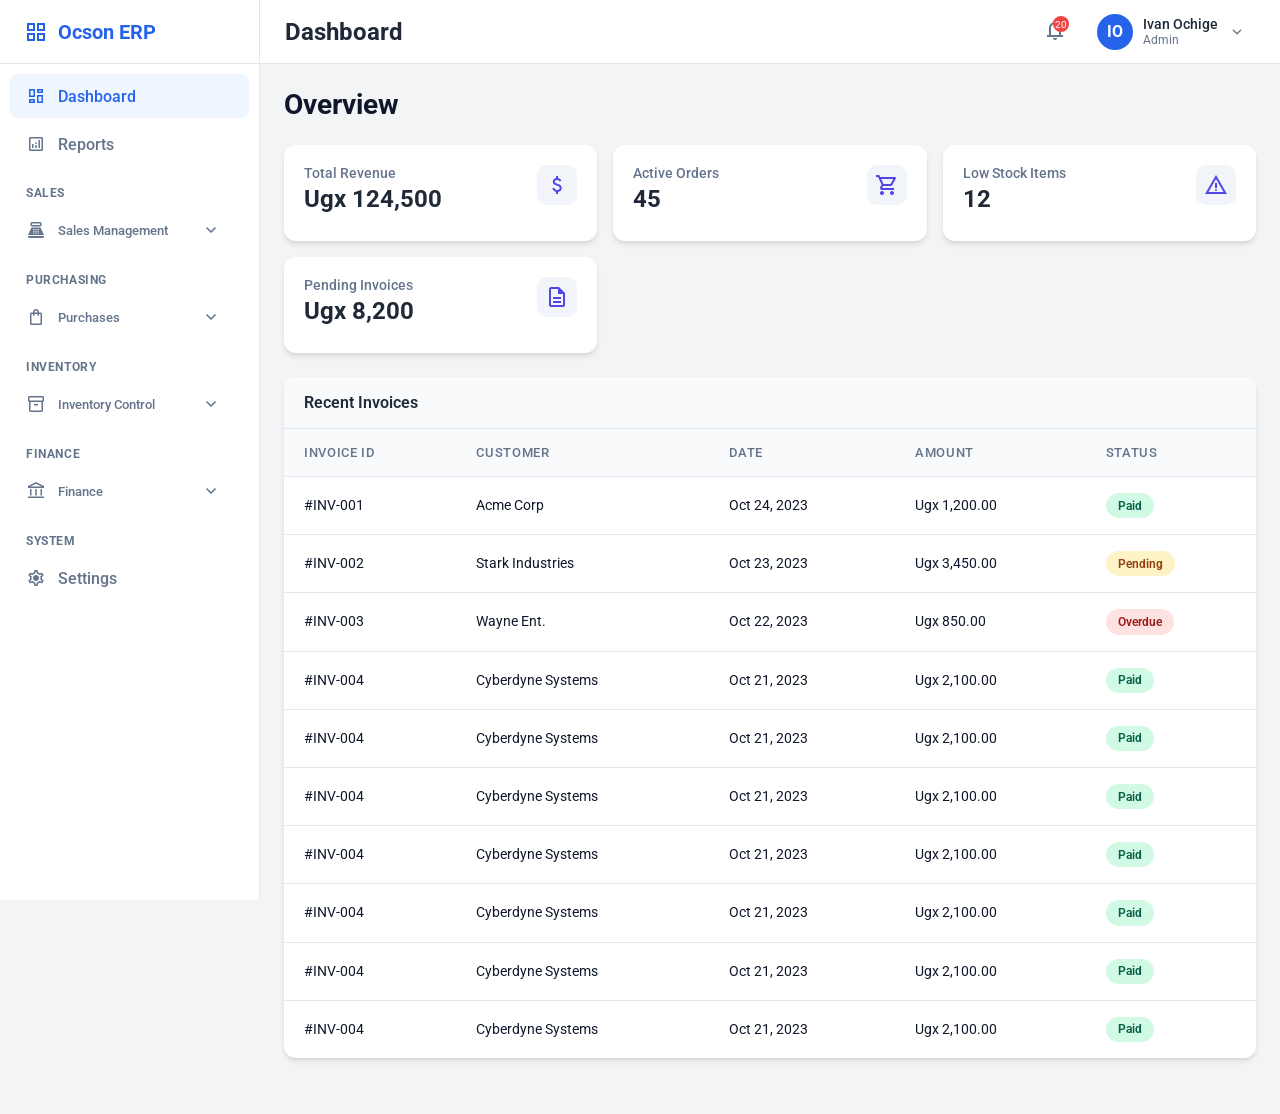
<file: index.html>
<!DOCTYPE html>
<html lang="en">
<head>
    <meta charset="UTF-8">
    <meta name="viewport" content="width=device-width, initial-scale=1.0">
    <title>Ocson</title>
    
    <!-- Google Fonts -->
    <link rel="preconnect" href="https://fonts.googleapis.com">
    <link rel="preconnect" href="https://fonts.gstatic.com" crossorigin>
    <link href="https://fonts.googleapis.com/css2?family=Roboto:wght@300;400;500;700&display=swap" rel="stylesheet">
    
    <!-- Google Material Icons -->
    <link rel="stylesheet" href="https://fonts.googleapis.com/css2?family=Material+Symbols+Outlined:opsz,wght,FILL,GRAD@24,400,0,0" />
    
    <!-- Custom CSS -->
    <link rel="stylesheet" href="Resources/css/main.css">
    <link rel="stylesheet" href="Resources/css/style.css">
    <link rel="stylesheet" href="Resources/css/pos.css">

    <!-- Custom JS -->
    <script type="module" src="Resources/js/app.js"></script>
</head>
<body>

    <!-- Overlay for mobile -->
    <div class="overlay" id="overlay"></div>

    <!-- Sidebar Navigation -->
    <my-sidebar></my-sidebar>

    <!-- Main Content Wrapper -->
    <main class="main-content">
        <my-navbar>
            <div class="main-heading">
                <span></span>
            </div>
        </my-navbar>

        <!-- This is where pages load -->
        <div class="main-body"></div>
    </main>

    <script type="module" src="Resources/js/funcs.js"></script>
    <script type="module" src="Resources/js/router.js"></script>
    <script type="module" src="Resources/js/pos.js"></script>
</body>
</html>
</file>
<file: Resources/css/main.css>
:root {
    --primary-color: #2563eb;
    --secondary-color: #1e40af;
    --bg-color: #f3f4f6;
    --sidebar-bg: #ffffff;
    --text-color: #1f2937;
    --text-muted: #6b7280;
    --border-color: #e5e7eb;
    --sidebar-width: 260px;
    --header-height: 64px;
    --transition-speed: 0.3s;
}

* {
    margin: 0;
    padding: 0;
    box-sizing: border-box;
    font-family: 'Roboto', sans-serif;
}

body {
    background-color: var(--bg-color);
    color: var(--text-color);
    display: flex;
    min-height: 100vh;
    overflow-x: hidden;
    grid-template-columns: var(--sidebar-width) 1fr;
    grid-template-areas: 
        "my-sidebar my-navbar"
        "my-sidebar main"
        "my-sidebar my-footer"
    ;
}

body::-webkit-scrollbar {
    display: none; /* Chrome, Safari, and Opera */
}

my-sidebar {
    grid-area: my-sidebar;
}

my-navbar {
    grid-area: my-navbar;
    top: 0;
    position: sticky;
    width: 100%;
}

main {
    grid-area: main;
    scrollbar-width: none;  /* Firefox */
}

my-footer {
    grid-area: my-footer;
}

/* --- Sidebar Styling --- */
.sidebar {
    width: var(--sidebar-width);
    background-color: var(--sidebar-bg);
    border-right: 1px solid var(--border-color);
    position: fixed;
    top: 0;
    left: 0;
    height: 100vh;
    z-index: 50;
    transition: transform var(--transition-speed) ease-in-out;
    display: flex;
    flex-direction: column;
}

.logo-container {
    height: var(--header-height);
    display: flex;
    align-items: center;
    padding: 0 24px;
    border-bottom: 1px solid var(--border-color);
}

.logo-text {
    font-size: 1.25rem;
    font-weight: 700;
    color: var(--primary-color);
    display: flex;
    align-items: center;
    gap: 10px;
}

.nav-links {
    padding: 10px 10px;
    flex: 1;
    overflow-y: auto;
    scrollbar-width: none;
}

/* Dropdown Styling (Sidebar) */
.nav-group {
    margin-bottom: 5px;
}

.dropdown-toggle {
    width: 100%;
    display: flex;
    align-items: center;
    padding: 12px 16px;
    color: var(--text-muted);
    background: none;
    border: none;
    cursor: pointer;
    border-radius: 8px;
    font-weight: 500;
    transition: all 0.2s;
    text-align: left;
}

.dropdown-toggle:hover {
    background-color: #eff6ff;
    color: var(--primary-color);
}

.dropdown-toggle span.material-symbols-outlined {
    margin-right: 12px;
    font-size: 20px;
}

.dropdown-arrow {
    margin-left: auto;
    font-size: 18px;
    transition: transform 0.3s;
}

.dropdown-toggle.active {
    background-color: #eff6ff;
    color: var(--primary-color);
}

.dropdown-toggle.active .dropdown-arrow {
    transform: rotate(180deg);
}

.submenu {
    max-height: 0;
    overflow: hidden;
    transition: max-height 0.3s ease-out;
    padding-left: 10px;
}

.submenu.open {
    max-height: 500px;
}

.submenu a {
    display: flex;
    align-items: center;
    padding: 10px 16px 10px 46px;
    color: var(--text-muted);
    text-decoration: none;
    font-size: 0.9rem;
    border-radius: 8px;
    margin-bottom: 2px;
    transition: all 0.2s;
}

.submenu a:hover {
    color: var(--primary-color);
    background-color: #f9fafb;
}

.submenu a.active {
    color: var(--primary-color);
    font-weight: 600;
}

/* Standard Nav Items */
.nav-item {
    display: flex;
    align-items: center;
    padding: 12px 16px;
    color: var(--text-muted);
    text-decoration: none;
    border-radius: 8px;
    margin-bottom: 4px;
    transition: all 0.2s;
    font-weight: 500;
}

.nav-item:hover {
    background-color: #eff6ff;
    color: var(--primary-color);
}

.nav-item.active {
    background-color: #eff6ff;
    color: var(--primary-color);
}

.nav-item span.material-symbols-outlined {
    margin-right: 12px;
    font-size: 20px;
}

.nav-section-title {
    font-size: 0.75rem;
    text-transform: uppercase;
    color: var(--text-muted);
    padding: 16px 16px 8px;
    font-weight: 700;
    letter-spacing: 0.05em;
}

/* --- Main Content Styling --- */
.main-content {
    flex: 1;
    margin-left: var(--sidebar-width);
    transition: margin-left var(--transition-speed) ease-in-out;
    display: flex;
    flex-direction: column;
    width: 100%;
}

/* --- Navbar Styling --- */
.top-navbar {
    height: var(--header-height);
    background-color: #ffffff;
    border-bottom: 1px solid var(--border-color);
    display: flex;
    align-items: center;
    justify-content: space-between;
    padding: 0 24px;
    position: sticky;
    top: 0;
    z-index: 40;
}

.nav-left {
    display: flex;
    align-items: center;
    gap: 16px;
}

.toggle-btn {
    background: none;
    border: none;
    cursor: pointer;
    color: var(--text-color);
    display: none;
}

.search-bar {
    display: none;
    background: var(--bg-color);
    padding: 8px 16px;
    border-radius: 20px;
    width: 300px;
    align-items: center;
    gap: 8px;
}

.search-bar input {
    border: none;
    background: transparent;
    outline: none;
    width: 100%;
}

.nav-right {
    display: flex;
    align-items: center;
    gap: 20px;
}

.icon-btn {
    background: none;
    border: none;
    cursor: pointer;
    color: var(--text-muted);
    position: relative;
}

.badge {
    position: absolute;
    top: -2px;
    right: -2px;
    background: #ef4444;
    color: white;
    font-size: 10px;
    width: 16px;
    height: 16px;
    border-radius: 50%;
    display: flex;
    align-items: center;
    justify-content: center;
}

/* --- User Profile Dropdown Styling --- */
.user-profile-container {
    position: relative;
}

.user-profile {
    display: flex;
    align-items: center;
    gap: 10px;
    cursor: pointer;
    padding: 5px 10px;
    border-radius: 8px;
    transition: background 0.2s;
}

.user-profile:hover {
    background-color: #f9fafb;
}

.avatar {
    width: 36px;
    height: 36px;
    background-color: var(--primary-color);
    color: white;
    border-radius: 50%;
    display: flex;
    align-items: center;
    justify-content: center;
    font-weight: bold;
}

.profile-info {
    display: flex;
    flex-direction: column;
}

.profile-name {
    font-size: 0.9rem;
    font-weight: 500;
    color: var(--text-color);
}

.profile-role {
    font-size: 0.75rem;
    color: var(--text-muted);
}

/* The Dropdown Menu */
.profile-dropdown {
    position: absolute;
    top: 100%;
    right: 0;
    margin-top: 10px;
    width: 240px;
    background: white;
    border-radius: 12px;
    box-shadow: 0 10px 15px -3px rgba(0, 0, 0, 0.1), 0 4px 6px -2px rgba(0, 0, 0, 0.05);
    border: 1px solid var(--border-color);
    padding: 10px;
    opacity: 0;
    visibility: hidden;
    transform: translateY(-10px);
    transition: all 0.2s ease;
    z-index: 100;
}

.profile-dropdown.show {
    opacity: 1;
    visibility: visible;
    transform: translateY(0);
}

.dropdown-header {
    padding: 10px 15px;
    border-bottom: 1px solid var(--border-color);
    margin-bottom: 5px;
}

.dropdown-header p:first-child {
    font-weight: 600;
    color: var(--text-color);
    font-size: 0.95rem;
}

.dropdown-header p:last-child {
    font-size: 0.8rem;
    color: var(--text-muted);
    margin-top: 2px;
}

.dropdown-item {
    display: flex;
    align-items: center;
    padding: 10px 15px;
    color: var(--text-color);
    text-decoration: none;
    font-size: 0.9rem;
    border-radius: 8px;
    transition: background 0.2s;
    gap: 12px;
}

.dropdown-item:hover {
    background-color: #f3f4f6;
    color: var(--primary-color);
}

.dropdown-item span.material-symbols-outlined {
    font-size: 20px;
    color: var(--text-muted);
}

.dropdown-item:hover span.material-symbols-outlined {
    color: var(--primary-color);
}

.dropdown-divider {
    height: 1px;
    background-color: var(--border-color);
    margin: 5px 10px;
}

.logout-item:hover {
    background-color: #fee2e2;
    color: #dc2626;
}

.logout-item:hover span.material-symbols-outlined {
    color: #dc2626;
}

/* --- Dashboard Content --- */
.content-area {
    padding: 24px;
}

.page-title {
    margin-bottom: 24px;
    font-size: 1.5rem;
    font-weight: 700;
}

.stats-grid {
    display: grid;
    grid-template-columns: repeat(auto-fit, minmax(240px, 1fr));
    gap: 24px;
    margin-bottom: 24px;
}

.stat-card {
    background: white;
    padding: 24px;
    border-radius: 12px;
    box-shadow: 0 1px 3px rgba(0,0,0,0.1);
    display: flex;
    justify-content: space-between;
    align-items: flex-start;
}

.stat-info h3 {
    font-size: 0.875rem;
    color: var(--text-muted);
    margin-bottom: 8px;
}

.stat-info p {
    font-size: 1.5rem;
    font-weight: 700;
    color: var(--text-color);
}

.stat-icon {
    background: #eff6ff;
    color: var(--primary-color);
    padding: 12px;
    border-radius: 8px;
}

.recent-table {
    background: white;
    border-radius: 12px;
    box-shadow: 0 1px 3px rgba(0,0,0,0.1);
    overflow: hidden;
}

.table-header {
    padding: 20px 24px;
    border-bottom: 1px solid var(--border-color);
    font-weight: 600;
}

table {
    width: 100%;
    border-collapse: collapse;
}

th, td {
    padding: 16px 24px;
    text-align: left;
    border-bottom: 1px solid var(--border-color);
}

th {
    background-color: #f9fafb;
    font-size: 0.75rem;
    text-transform: uppercase;
    color: var(--text-muted);
}

.status-badge {
    padding: 4px 12px;
    border-radius: 20px;
    font-size: 0.75rem;
    font-weight: 600;
}

.status-paid { background: #dcfce7; color: #166534; }
.status-pending { background: #fef9c3; color: #854d0e; }
.status-overdue { background: #fee2e2; color: #991b1b; }

/* --- Responsive Logic --- */
@media (max-width: 1024px) {
    .search-bar {
        display: none;
    }
}

@media (max-width: 768px) {
    .sidebar {
        transform: translateX(-100%);
    }

    .sidebar.active {
        transform: translateX(0);
    }

    .main-content {
        margin-left: 0;
    }

    .toggle-btn {
        display: block;
    }

    .overlay {
        display: none;
        position: fixed;
        top: 0;
        left: 0;
        width: 100%;
        height: 100%;
        background: rgba(0,0,0,0.5);
        z-index: 45;
    }
    
    .overlay.active {
        display: block;
    }
    
    /* Hide name on very small screens */
    .profile-info {
        display: none;
    }
}

@media (max-width: 360px) {
     #page-title {
         font-size: 20px;
    }

    .stat-info h1 {
         font-size: 25px:
    }

     .stat-info h3 {
         font-size: 20px:
    }

     .stat-info p  {
         font-size: 15px;
    }
}
</file>
<file: Resources/css/style.css>
:root {
    --primary: #4f46e5;
    --primary-hover: #4338ca;
    --bg: #f8fafc;
    --card-bg: #ffffff;
    --text-main: #0f172a;
    --text-muted: #64748b;
    --border: #e2e8f0;
    --success: #10b981;
    --success-bg: #d1fae5;
    --warning: #f59e0b;
    --warning-bg: #fef3c7;
    --danger: #ef4444;
    --danger-bg: #fee2e2;
    --info: #3b82f6;
    --info-bg: #dbeafe;
    --radius: 12px;
    --shadow: 0 4px 6px -1px rgb(0 0 0 / 0.05), 0 2px 4px -2px rgb(0 0 0 / 0.05);
    --shadow-hover: 0 10px 15px -3px rgb(0 0 0 / 0.08), 0 4px 6px -2px rgb(0 0 0 / 0.04);
    --font: 'Inter', system-ui, sans-serif;
}

/* Global Styles */
.page-title {
    font-size: 1.75rem;
    font-weight: 700;
    color: var(--text-main);
}
.report-actions {
    display: flex;
    gap: 0.75rem;
}

/* Buttons */
.btn {
    display: inline-flex;
    align-items: center;
    gap: 0.5rem;
    padding: 0.6rem 1rem;
    font-size: 0.875rem;
    font-weight: 500;
    border-radius: 8px;
    border: 1px solid var(--border);
    background: var(--card-bg);
    color: var(--text-main);
    cursor: pointer;
    transition: all 0.2s ease;
    text-decoration: none;
}
.btn:hover { transform: translateY(-1px); box-shadow: var(--shadow); }
.btn-primary { background: var(--primary); color: white; border-color: var(--primary); }
.btn-primary:hover { background: var(--primary-hover); }

/* Filters Bar */
.filters-bar {
    display: flex;
    flex-wrap: wrap;
    gap: 1rem;
    align-items: center;
    background: var(--card-bg);
    padding: 1rem;
    border-radius: var(--radius);
    box-shadow: var(--shadow);
    margin-bottom: 1.5rem;
}
.filter-select, .filter-input {
    padding: 0.6rem 0.8rem;
    border: 1px solid var(--border);
    border-radius: 8px;
    font-size: 0.875rem;
    background: #fff;
    color: var(--text-main);
}
.filter-input[type="date"] { min-width: 150px; }
.filters-bar .btn { margin-left: auto; }

/* Stats Grid */
.stats-grid {
    display: grid;
    grid-template-columns: repeat(auto-fit, minmax(240px, 1fr));
    gap: 1rem;
    margin-bottom: 1.5rem;
}
.stat-card {
    background: var(--card-bg);
    padding: 1.25rem;
    border-radius: var(--radius);
    box-shadow: var(--shadow);
    display: flex;
    justify-content: space-between;
    align-items: flex-start;
    transition: transform 0.2s ease, box-shadow 0.2s ease;
}
.stat-card:hover { transform: translateY(-2px); box-shadow: var(--shadow-hover); }
.stat-info h3 { font-size: 0.875rem; color: var(--text-muted); font-weight: 500; margin-bottom: 0.25rem; }
.stat-info p { font-size: 1.5rem; font-weight: 700; margin-bottom: 0.5rem; }
.stat-icon {
    width: 40px;
    height: 40px;
    background: #f1f5f9;
    border-radius: 10px;
    display: flex;
    align-items: center;
    justify-content: center;
    color: var(--primary);
}
.trend { font-size: 0.8rem; font-weight: 600; padding: 2px 6px; border-radius: 4px; }
.trend-up { color: var(--success); background: var(--success-bg); }
.trend-down { color: var(--danger); background: var(--danger-bg); }

/* Charts Grid */
.charts-grid {
    display: grid;
    grid-template-columns: repeat(auto-fit, minmax(400px, 1fr));
    gap: 1rem;
    margin-bottom: 1.5rem;
}
.chart-card {
    background: var(--card-bg);
    border-radius: var(--radius);
    box-shadow: var(--shadow);
    overflow: hidden;
}
.table-header {
    padding: 1rem 1.25rem;
    font-weight: 600;
    border-bottom: 1px solid var(--border);
    background: #f8fafc;
}
.chart-placeholder {
    height: 280px;
    display: flex;
    align-items: center;
    justify-content: center;
    background: repeating-linear-gradient(
        45deg,
        #f8fafc,
        #f8fafc 10px,
        #f1f5f9 10px,
        #f1f5f9 20px
    );
    color: var(--text-muted);
    font-size: 0.9rem;
}

/* Table */
.recent-table {
    background: var(--card-bg);
    border-radius: var(--radius);
    box-shadow: var(--shadow);
    overflow: hidden;
    margin-bottom: 2rem;
}
table { width: 100%; border-collapse: collapse; }
thead th {
    text-align: left;
    padding: 1rem 1.25rem;
    background: #f8fafc;
    color: var(--text-muted);
    font-weight: 500;
    font-size: 0.8rem;
    text-transform: uppercase;
    letter-spacing: 0.05em;
    border-bottom: 1px solid var(--border);
}
tbody td {
    padding: 1rem 1.25rem;
    border-bottom: 1px solid var(--border);
    color: var(--text-main);
    font-size: 0.9rem;
}
tbody tr:last-child td { border-bottom: none; }
tbody tr:hover { background: #fafbfc; }

/* Status Badges */
.status-badge {
    display: inline-block;
    padding: 0.35rem 0.75rem;
    border-radius: 20px;
    font-size: 0.75rem;
    font-weight: 600;
    text-transform: capitalize;
}
.status-paid { background: var(--success-bg); color: #065f46; }
.status-pending { background: var(--warning-bg); color: #92400e; }
.status-overdue { background: var(--danger-bg); color: #991b1b; }
.status-high { background: var(--info-bg); color: #1e40af; }

/* Responsive */
@media (max-width: 768px) {
    .page-header, .filters-bar, .charts-grid { flex-direction: column; align-items: stretch; }
    .report-actions, .filters-bar .btn { margin-left: 0; }
    .filters-bar { gap: 0.75rem; }
    table { display: block; overflow-x: auto; white-space: nowrap; }
}
</file>
<file: Resources/css/pos.css>
:root {
  --bg-primary: #f8fafc;
  --bg-secondary: #ffffff;
  --bg-sidebar: #0f172a;
  --text-primary: #1e293b;
  --text-secondary: #64748b;
  --text-light: #cbd5e1;
  --accent: #3b82f6;
  --accent-hover: #2563eb;
  --success: #10b981;
  --success-hover: #059669;
  --danger: #ef4444;
  --border: #e2e8f0;
  --shadow: 0 4px 6px -1px rgba(0, 0, 0, 0.1), 0 2px 4px -1px rgba(0, 0, 0, 0.06);
  --radius: 12px;
  --radius-sm: 8px;
}

.pos-layout {
  display: grid;
  grid-template-columns: 1fr 400px;
  gap: 1.5rem;
  height: calc(100vh - 2rem);
  padding: 1rem;
  background: var(--bg-primary);
  font-family: 'Inter', -apple-system, BlinkMacSystemFont, 'Segoe UI', Roboto, sans-serif;
  box-sizing: border-box;
}

/* Catalog Section */
.pos-catalog {
  background: var(--bg-secondary);
  border-radius: var(--radius);
  box-shadow: var(--shadow);
  display: flex;
  flex-direction: column;
  overflow: hidden;
}

.catalog-header {
  padding: 1.25rem;
  border-bottom: 1px solid var(--border);
  background: var(--bg-secondary);
}

.search-wrapper {
  position: relative;
  margin-bottom: 1rem;
}

.search-icon {
  position: absolute;
  left: 14px;
  top: 50%;
  transform: translateY(-50%);
  width: 20px;
  height: 20px;
  color: var(--text-secondary);
  pointer-events: none;
}

.search-input {
  width: 100%;
  padding: 12px 14px 12px 44px;
  border: 1px solid var(--border);
  border-radius: var(--radius-sm);
  font-size: 14px;
  background: #f1f5f9;
  transition: all 0.2s;
  box-sizing: border-box;
}

.search-input:focus {
  outline: none;
  border-color: var(--accent);
  background: #fff;
  box-shadow: 0 0 0 3px rgba(59, 130, 246, 0.2);
}

.category-tabs {
  display: flex;
  gap: 0.5rem;
  overflow-x: auto;
  padding-bottom: 4px;
  scrollbar-width: none;
}

.category-tabs::-webkit-scrollbar { display: none; }

.tab {
  padding: 8px 16px;
  border: none;
  background: transparent;
  color: var(--text-secondary);
  font-weight: 500;
  border-radius: 20px;
  cursor: pointer;
  white-space: nowrap;
  transition: all 0.2s;
}

.tab:hover { background: #f1f5f9; }
.tab.active { background: var(--accent); color: white; }

.product-grid {
  display: grid;
  grid-template-columns: repeat(auto-fill, minmax(140px, 1fr));
  gap: 1rem;
  padding: 1.25rem;
  overflow-y: auto;
  flex: 1;
}

.product-card {
  background: #f8fafc;
  border: 1px solid var(--border);
  border-radius: var(--radius);
  padding: 1rem;
  text-align: center;
  cursor: pointer;
  transition: all 0.2s;
  display: flex;
  flex-direction: column;
  gap: 0.5rem;
  user-select: none;
}

.product-card:hover {
  transform: translateY(-2px);
  box-shadow: var(--shadow);
  border-color: var(--accent);
}

.product-image {
  font-size: 2.5rem;
  height: 60px;
  display: flex;
  align-items: center;
  justify-content: center;
}

.product-name {
  margin: 0;
  font-size: 0.95rem;
  color: var(--text-primary);
  font-weight: 600;
}

.product-price {
  font-size: 0.9rem;
  color: var(--accent);
  font-weight: 700;
}

/* Cart Section */
.pos-cart {
  background: var(--bg-sidebar);
  color: #fff;
  border-radius: var(--radius);
  display: flex;
  flex-direction: column;
  box-shadow: var(--shadow);
}

.cart-header {
  padding: 1.25rem;
  border-bottom: 1px solid rgba(255,255,255,0.1);
  display: flex;
  justify-content: space-between;
  align-items: center;
}

.cart-header h2 { margin: 0; font-size: 1.25rem; }
.cart-meta { font-size: 0.85rem; color: var(--text-light); display: block; margin-top: 4px; }

.cart-controls { display: flex; gap: 0.5rem; }
.btn-icon {
  background: rgba(255,255,255,0.1);
  border: none;
  color: #fff;
  width: 36px;
  height: 36px;
  border-radius: 8px;
  cursor: pointer;
  font-size: 1rem;
  transition: background 0.2s;
  display: flex;
  align-items: center;
  justify-content: center;
}
.btn-icon:hover { background: rgba(255,255,255,0.2); }

.cart-items-container {
  flex: 1;
  overflow-y: auto;
  padding: 1rem;
}

.cart-item {
  display: grid;
  grid-template-columns: 1fr auto auto;
  gap: 1rem;
  align-items: center;
  padding: 0.75rem;
  background: rgba(255,255,255,0.05);
  border-radius: var(--radius-sm);
  margin-bottom: 0.5rem;
}

.cart-item-info h4 { margin: 0 0 4px; font-size: 0.95rem; }
.item-price { font-size: 0.8rem; color: var(--text-light); }

.qty-control {
  display: flex;
  align-items: center;
  gap: 8px;
  background: rgba(0,0,0,0.2);
  padding: 4px;
  border-radius: 6px;
}

.qty-btn {
  background: transparent;
  border: none;
  color: #fff;
  width: 28px;
  height: 28px;
  border-radius: 4px;
  cursor: pointer;
  font-size: 1.1rem;
  display: flex;
  align-items: center;
  justify-content: center;
  transition: background 0.2s;
}
.qty-btn:hover { background: rgba(255,255,255,0.1); }
.qty-value { font-weight: 600; min-width: 20px; text-align: center; }

.item-total { font-weight: 700; color: #fff; }

.cart-summary {
  padding: 1.25rem;
  background: rgba(0,0,0,0.2);
  border-top: 1px solid rgba(255,255,255,0.1);
}

.summary-row {
  display: flex;
  justify-content: space-between;
  margin-bottom: 0.5rem;
  font-size: 0.9rem;
  color: var(--text-light);
}

.summary-row.discount { color: var(--success); }
.summary-row.total {
  font-size: 1.25rem;
  font-weight: 700;
  color: #fff;
  margin-top: 0.5rem;
  padding-top: 0.5rem;
  border-top: 1px dashed rgba(255,255,255,0.2);
}

.total-amount { color: var(--success); }

.payment-options {
  display: grid;
  grid-template-columns: repeat(3, 1fr);
  gap: 0.5rem;
  margin: 1rem 0;
}

.payment-btn {
  background: rgba(255,255,255,0.08);
  border: 1px solid rgba(255,255,255,0.1);
  color: #fff;
  padding: 10px;
  border-radius: var(--radius-sm);
  cursor: pointer;
  font-size: 0.85rem;
  font-weight: 500;
  transition: all 0.2s;
}

.payment-btn:hover { background: rgba(255,255,255,0.15); }
.payment-btn.active { background: var(--accent); border-color: var(--accent); }

.checkout-btn {
  width: 100%;
  padding: 14px;
  background: var(--success);
  color: #fff;
  border: none;
  border-radius: var(--radius-sm);
  font-size: 1rem;
  font-weight: 700;
  cursor: pointer;
  transition: all 0.2s;
  text-transform: uppercase;
  letter-spacing: 0.5px;
}

.checkout-btn:hover { background: var(--success-hover); transform: translateY(-1px); }

/* Responsive */
@media (max-width: 900px) {
  .pos-layout {
    grid-template-columns: 1fr;
    grid-template-rows: 1fr auto;
    height: auto;
    padding: 0.5rem;
  }
  .pos-cart {
    max-height: 500px;
  }
  .product-grid {
    grid-template-columns: repeat(auto-fill, minmax(120px, 1fr));
  }
}

@keyframes slideIn { from { transform: translateY(20px); opacity: 0; } to { transform: translateY(0); opacity: 1; } }

/* Scrollbar styling */
::-webkit-scrollbar { width: 6px; height: 6px; }
::-webkit-scrollbar-track { background: transparent; }
::-webkit-scrollbar-thumb { background: #cbd5e1; border-radius: 3px; }
::-webkit-scrollbar-thumb:hover { background: #94a3b8; }
.pos-cart ::-webkit-scrollbar-thumb { background: rgba(255,255,255,0.2); }
</file>
